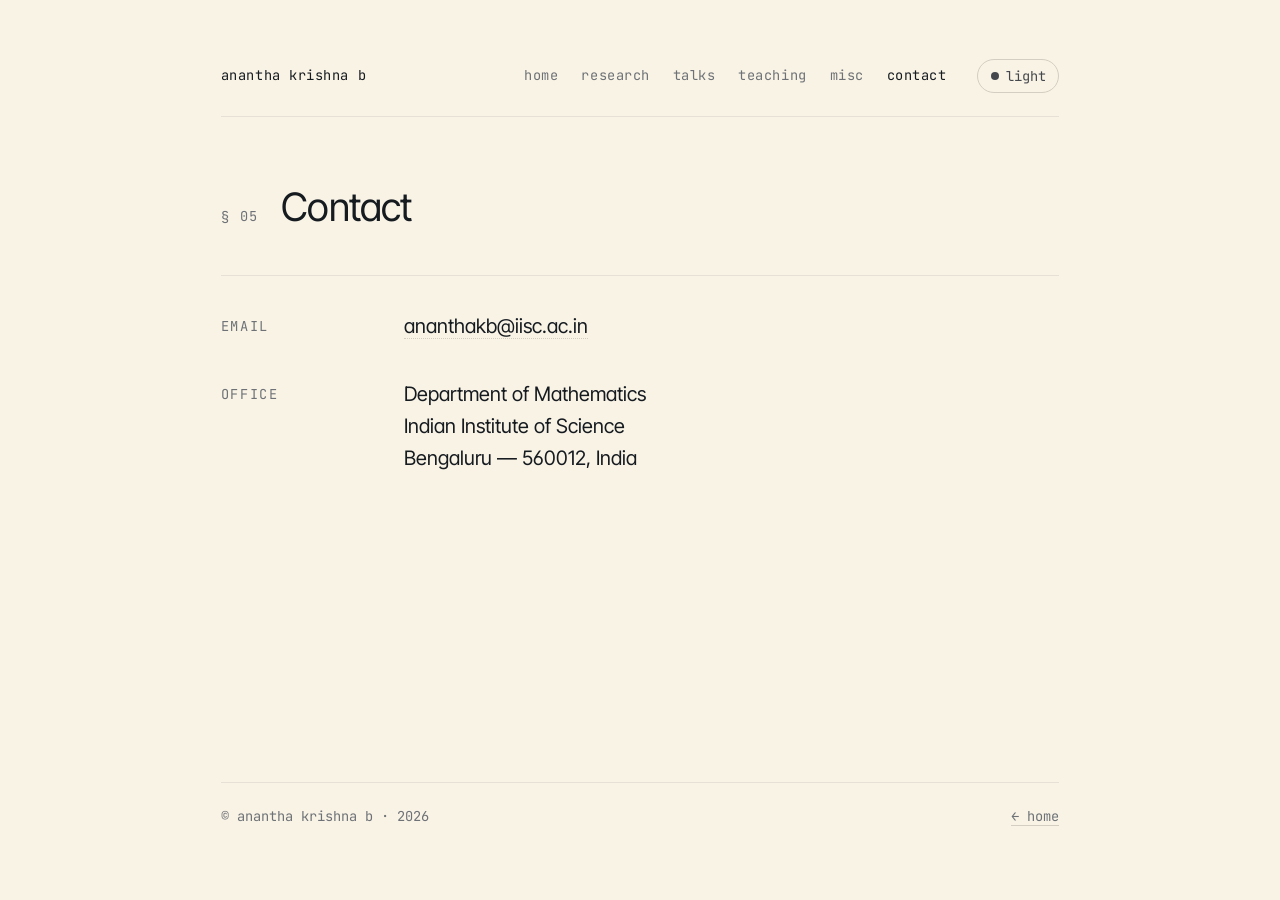
<file: contact.html>
<!DOCTYPE html>
<html lang="en">
<head>
<meta charset="UTF-8" />
<meta name="viewport" content="width=device-width, initial-scale=1.0" />
<title>Contact | Anantha Krishna B</title>

<link rel="preconnect" href="https://fonts.googleapis.com">
<link rel="preconnect" href="https://fonts.gstatic.com" crossorigin>
<link href="https://fonts.googleapis.com/css2?family=Inter+Tight:wght@300;400;500;600&family=JetBrains+Mono:wght@400;500&display=swap" rel="stylesheet">

<link rel="stylesheet" href="design-system.css" />
<link rel="stylesheet" href="subpage.css" />

<script>
  (function () {
    var t = localStorage.getItem('theme');
    if (t === 'dark' || (!t && window.matchMedia('(prefers-color-scheme: dark)').matches)) {
      document.documentElement.classList.add('dark');
    }
  })();
</script>
</head>
<body>
  <div class="page shell">

    <header class="top no-print" id="site-top"></header>

    <section class="page-head">
      <span class="num">§ 05</span>
      <h1>Contact</h1>
    </section>

    <main class="content">
      <div class="kv">
        <div class="k">Email</div>
        <div class="v"><a href="mailto:ananthakb@iisc.ac.in">ananthakb@iisc.ac.in</a></div>
      </div>

      <div class="kv">
        <div class="k">Office</div>
        <div class="v">
          Department of Mathematics<br>
          Indian Institute of Science<br>
          Bengaluru — 560012, India
        </div>
      </div>
    </main>

    <footer class="bottom no-print" id="site-bottom"></footer>
  </div>

  <script src="site-chrome.js" data-page="contact"></script>
</body>
</html>
</file>
<file: design-system.css>
/* ==========================================================================
   Design System — Anantha Krishna B
   Mathematical, minimal, dual-theme. Apply across all pages.
   ========================================================================== */

:root {
  /* Type */
  --font-sans: "Inter Tight", "Inter", -apple-system, BlinkMacSystemFont, "Segoe UI", sans-serif;
  --font-mono: "JetBrains Mono", "SF Mono", ui-monospace, Menlo, monospace;

  /* Scale */
  --step--1: clamp(0.78rem, 0.76rem + 0.10vw, 0.84rem);
  --step-0:  clamp(0.94rem, 0.91rem + 0.15vw, 1.02rem);
  --step-1:  clamp(1.10rem, 1.05rem + 0.25vw, 1.22rem);
  --step-2:  clamp(1.35rem, 1.27rem + 0.40vw, 1.55rem);
  --step-3:  clamp(1.85rem, 1.65rem + 1.00vw, 2.40rem);
  --step-4:  clamp(2.60rem, 2.20rem + 2.00vw, 3.80rem);

  /* Spacing */
  --space-1: 0.4rem;
  --space-2: 0.8rem;
  --space-3: 1.4rem;
  --space-4: 2.2rem;
  --space-5: 3.6rem;
  --space-6: 5.6rem;

  /* Light theme — warm paper / cream */
  --bg:           oklch(0.965 0.018 85);
  --bg-soft:      oklch(0.945 0.020 82);
  --bg-card:      oklch(0.975 0.016 85);
  --line:         oklch(0.85 0.018 80);
  --line-soft:    oklch(0.91 0.016 82);
  --ink:          oklch(0.22 0.012 250);
  --ink-2:        oklch(0.40 0.010 250);
  --ink-3:        oklch(0.55 0.008 250);
  --accent:       oklch(0.50 0.13 260);
  --accent-soft:  oklch(0.50 0.13 260 / 0.10);
  --lattice-pt:   oklch(0.55 0.008 250);
  --lattice-line: oklch(0.85 0.008 250);
}

html.dark {
  --bg:           oklch(0.13 0.008 250);
  --bg-soft:      oklch(0.16 0.009 250);
  --bg-card:      oklch(0.155 0.009 250);
  --line:         oklch(0.26 0.010 250);
  --line-soft:    oklch(0.20 0.010 250);
  --ink:          oklch(0.93 0.008 85);
  --ink-2:        oklch(0.72 0.008 85);
  --ink-3:        oklch(0.55 0.008 85);
  --accent:       oklch(0.72 0.12 260);
  --accent-soft:  oklch(0.72 0.12 260 / 0.14);
  --lattice-pt:   oklch(0.55 0.010 250);
  --lattice-line: oklch(0.28 0.010 250);
}

* { box-sizing: border-box; }

html, body {
  margin: 0;
  padding: 0;
  background: var(--bg);
  color: var(--ink);
  font-family: var(--font-sans);
  font-size: var(--step-0);
  line-height: 1.6;
  -webkit-font-smoothing: antialiased;
  font-feature-settings: "ss01", "cv11";
  transition: background 0.4s ease, color 0.4s ease;
}

::selection {
  background: var(--accent-soft);
  color: var(--accent);
}

a {
  color: inherit;
  text-decoration: none;
  border-bottom: 1px solid var(--line);
  transition: color 0.2s, border-color 0.2s;
}
a:hover {
  color: var(--accent);
  border-bottom-color: var(--accent);
}

.mono {
  font-family: var(--font-mono);
  font-size: 0.86em;
  letter-spacing: 0.01em;
}

.label {
  font-family: var(--font-mono);
  font-size: var(--step--1);
  text-transform: uppercase;
  letter-spacing: 0.12em;
  color: var(--ink-3);
}

/* Layout shell */
.shell {
  max-width: 920px;
  margin: 0 auto;
  padding: var(--space-4) clamp(1.2rem, 4vw, 2.5rem);
}

/* Theme toggle */
.theme-toggle {
  background: transparent;
  border: 1px solid var(--line);
  color: var(--ink-2);
  font-family: var(--font-mono);
  font-size: var(--step--1);
  padding: 0.45rem 0.75rem;
  border-radius: 999px;
  cursor: pointer;
  display: inline-flex;
  align-items: center;
  gap: 0.45rem;
  transition: border-color 0.2s, color 0.2s, background 0.2s;
}
.theme-toggle:hover { border-color: var(--ink-2); color: var(--ink); }
.theme-toggle .dot {
  width: 8px; height: 8px;
  border-radius: 50%;
  background: var(--ink-2);
}

/* Print-friendly base */
@media print {
  html, body { background: white; color: black; }
  .no-print { display: none !important; }
}
</file>
<file: subpage.css>
/* Shared layout for subpages */
.page { min-height: 100vh; display: flex; flex-direction: column; }

.top {
  display: flex; justify-content: space-between; align-items: center;
  padding-top: var(--space-3); padding-bottom: var(--space-3);
  border-bottom: 1px solid var(--line-soft);
  gap: var(--space-3);
  flex-wrap: wrap;
}
.top .id { display: flex; flex-direction: column; gap: 2px; }
.top .id .name {
  font-family: var(--font-mono); font-size: var(--step--1);
  color: var(--ink); letter-spacing: 0.04em;
}
.top nav { display: flex; gap: var(--space-3); flex-wrap: wrap; align-items: center; }
.top nav a {
  font-family: var(--font-mono); font-size: var(--step--1);
  color: var(--ink-3); border-bottom: none; letter-spacing: 0.04em;
  transition: color 0.2s;
}
.top nav a:hover { color: var(--accent); }
.top nav a.current { color: var(--ink); }

.page-head {
  padding-top: var(--space-5); padding-bottom: var(--space-4);
  display: flex; align-items: baseline; gap: var(--space-3);
  border-bottom: 1px solid var(--line-soft);
  margin-bottom: var(--space-4);
}
.page-head .num {
  font-family: var(--font-mono); font-size: var(--step--1);
  color: var(--ink-3); letter-spacing: 0.1em;
}
.page-head h1 {
  font-family: var(--font-sans); font-weight: 400;
  font-size: var(--step-3); margin: 0; color: var(--ink);
  letter-spacing: -0.02em;
}

.content { flex-grow: 1; padding-bottom: var(--space-5); }
.content h2 {
  font-family: var(--font-sans); font-weight: 500;
  font-size: var(--step-2); margin: var(--space-4) 0 var(--space-3);
  color: var(--ink); letter-spacing: -0.01em;
}
.content h3 {
  font-family: var(--font-sans); font-weight: 500;
  font-size: var(--step-1); margin: var(--space-3) 0 var(--space-2);
  color: var(--ink);
}
.content p { margin: 0 0 var(--space-2); color: var(--ink-2); max-width: 65ch; }
.content a { border-bottom: 1px dotted var(--line); }
.content a:hover { border-bottom-color: var(--accent); }

.entry-list { list-style: none; padding: 0; margin: 0; }
.entry-list > li {
  padding: var(--space-3) 0;
  border-bottom: 1px solid var(--line-soft);
}
.entry-list > li:last-child { border-bottom: none; }

.entry-row {
  display: flex; justify-content: space-between; align-items: baseline;
  gap: var(--space-3); flex-wrap: wrap;
}
.entry-title {
  font-family: var(--font-sans); font-weight: 500; font-size: var(--step-1);
  color: var(--ink); letter-spacing: -0.005em;
}
.entry-date {
  font-family: var(--font-mono); font-size: var(--step--1);
  color: var(--ink-3); white-space: nowrap;
}
.entry-meta {
  font-family: var(--font-mono); font-size: var(--step--1);
  color: var(--ink-3); margin-top: 0.4rem; letter-spacing: 0.02em;
}

.kv { display: grid; grid-template-columns: 1fr; gap: var(--space-1); margin-bottom: var(--space-4); }
@media (min-width: 640px) { .kv { grid-template-columns: 160px 1fr; gap: var(--space-3); } }
.kv .k {
  font-family: var(--font-mono); font-size: var(--step--1);
  text-transform: uppercase; letter-spacing: 0.12em; color: var(--ink-3);
  padding-top: 0.3rem;
}
.kv .v { color: var(--ink); font-size: var(--step-1); }
.kv .v a { color: inherit; }

.bottom {
  margin-top: var(--space-4); padding-top: var(--space-3); padding-bottom: var(--space-4);
  border-top: 1px solid var(--line-soft);
  display: flex; justify-content: space-between; flex-wrap: wrap; gap: var(--space-2);
  font-family: var(--font-mono); font-size: var(--step--1); color: var(--ink-3);
}
</file>
